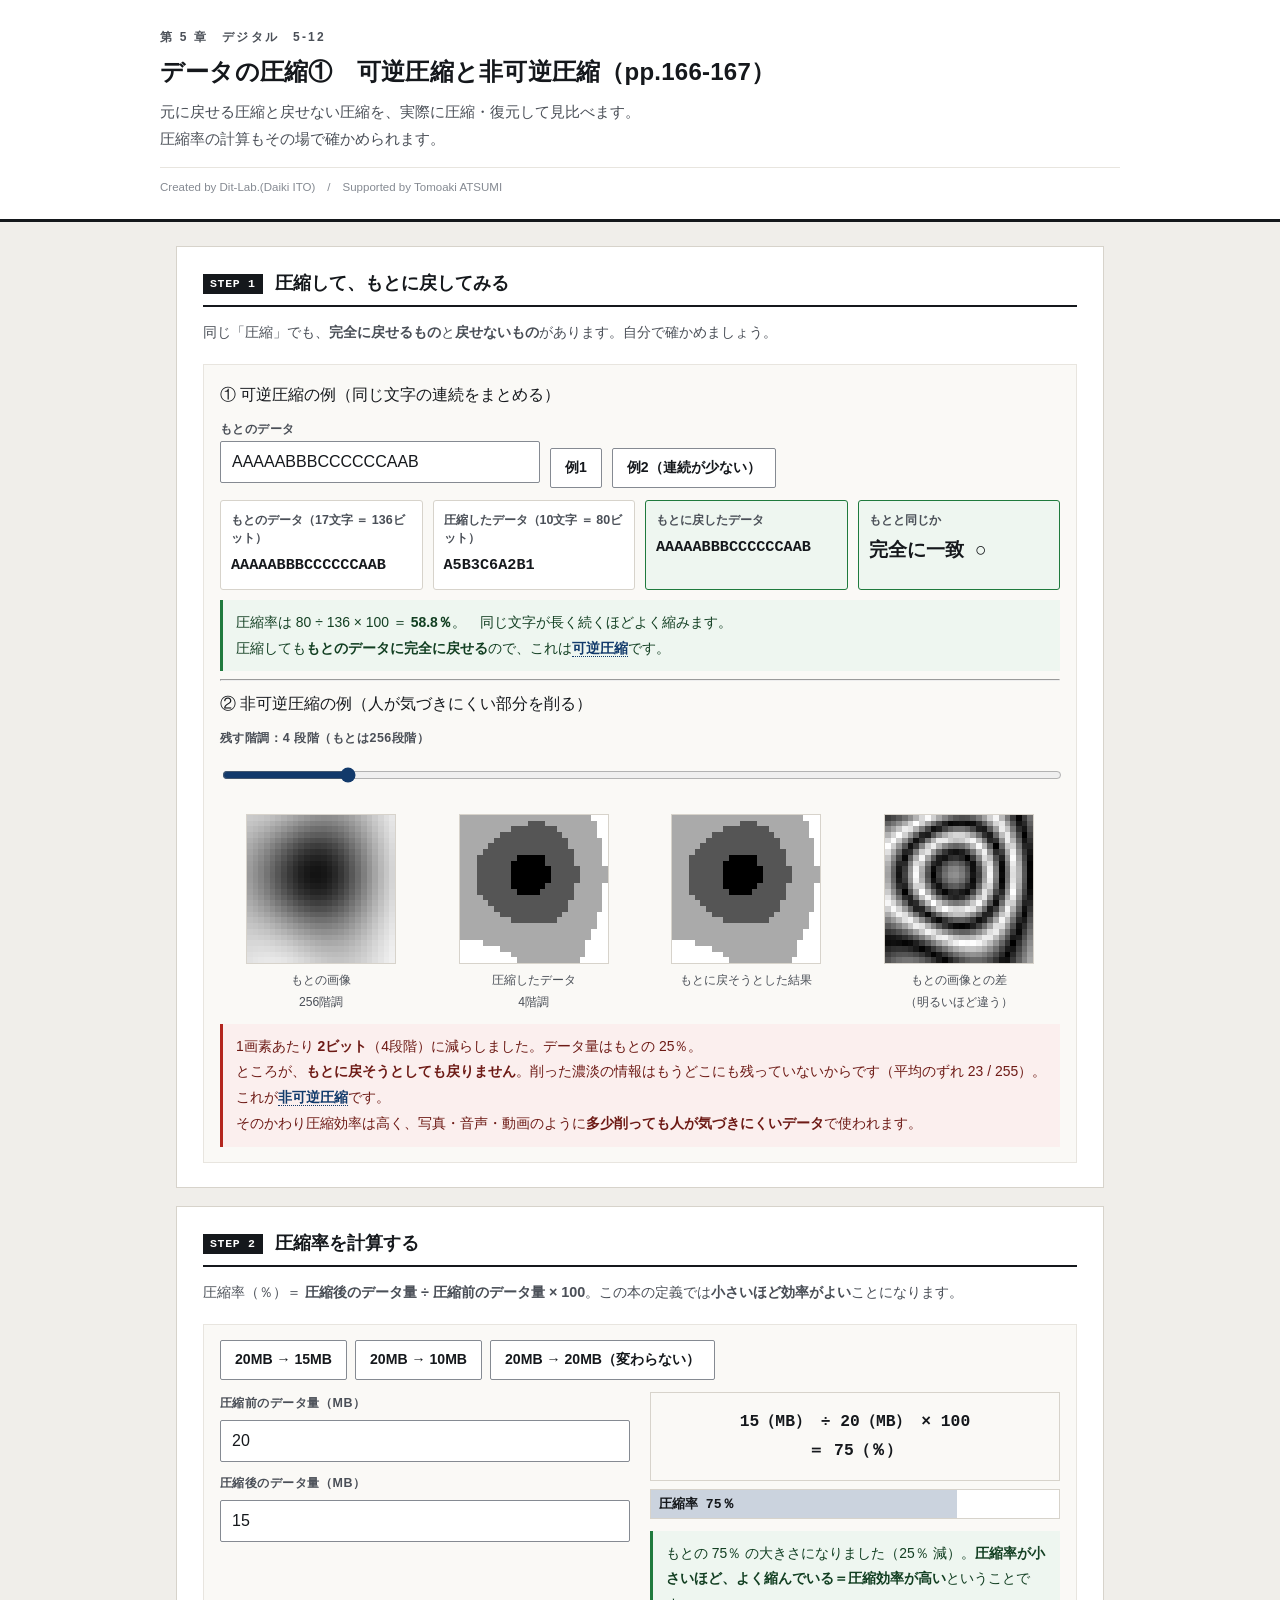
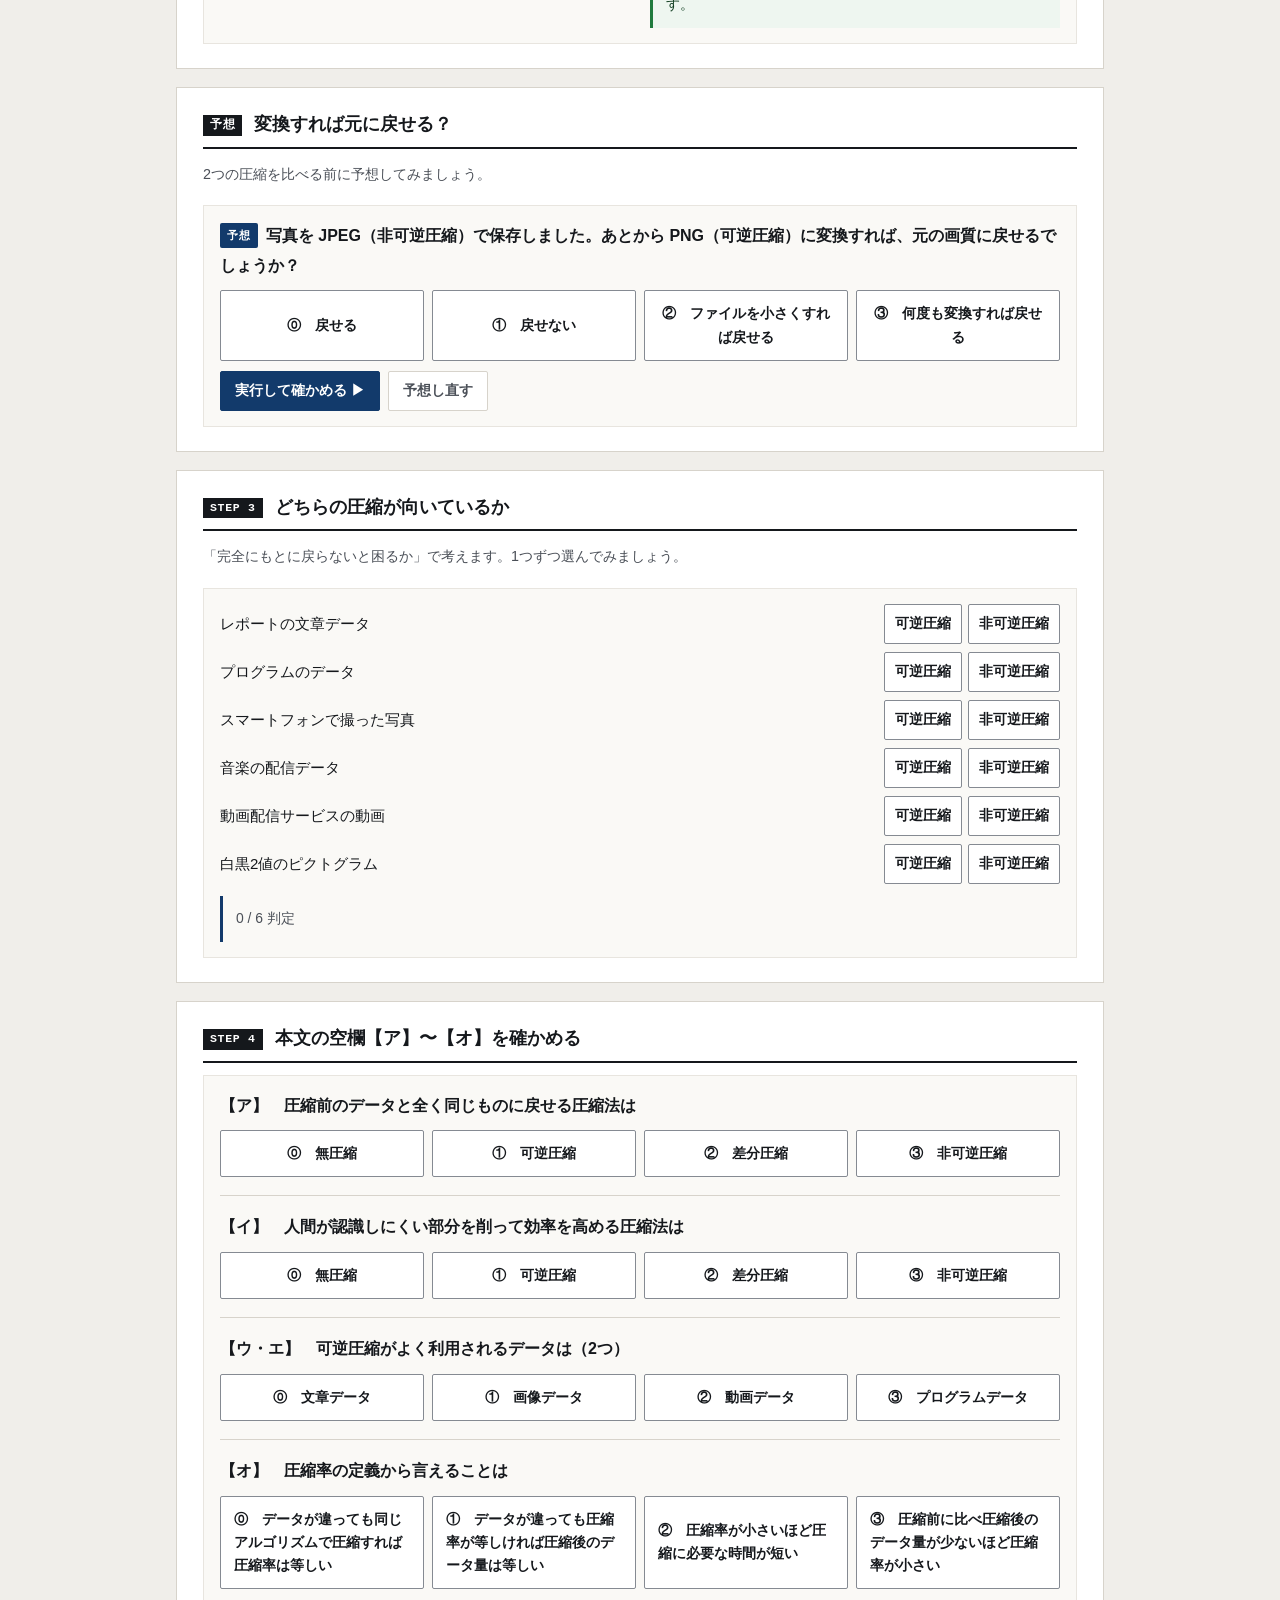
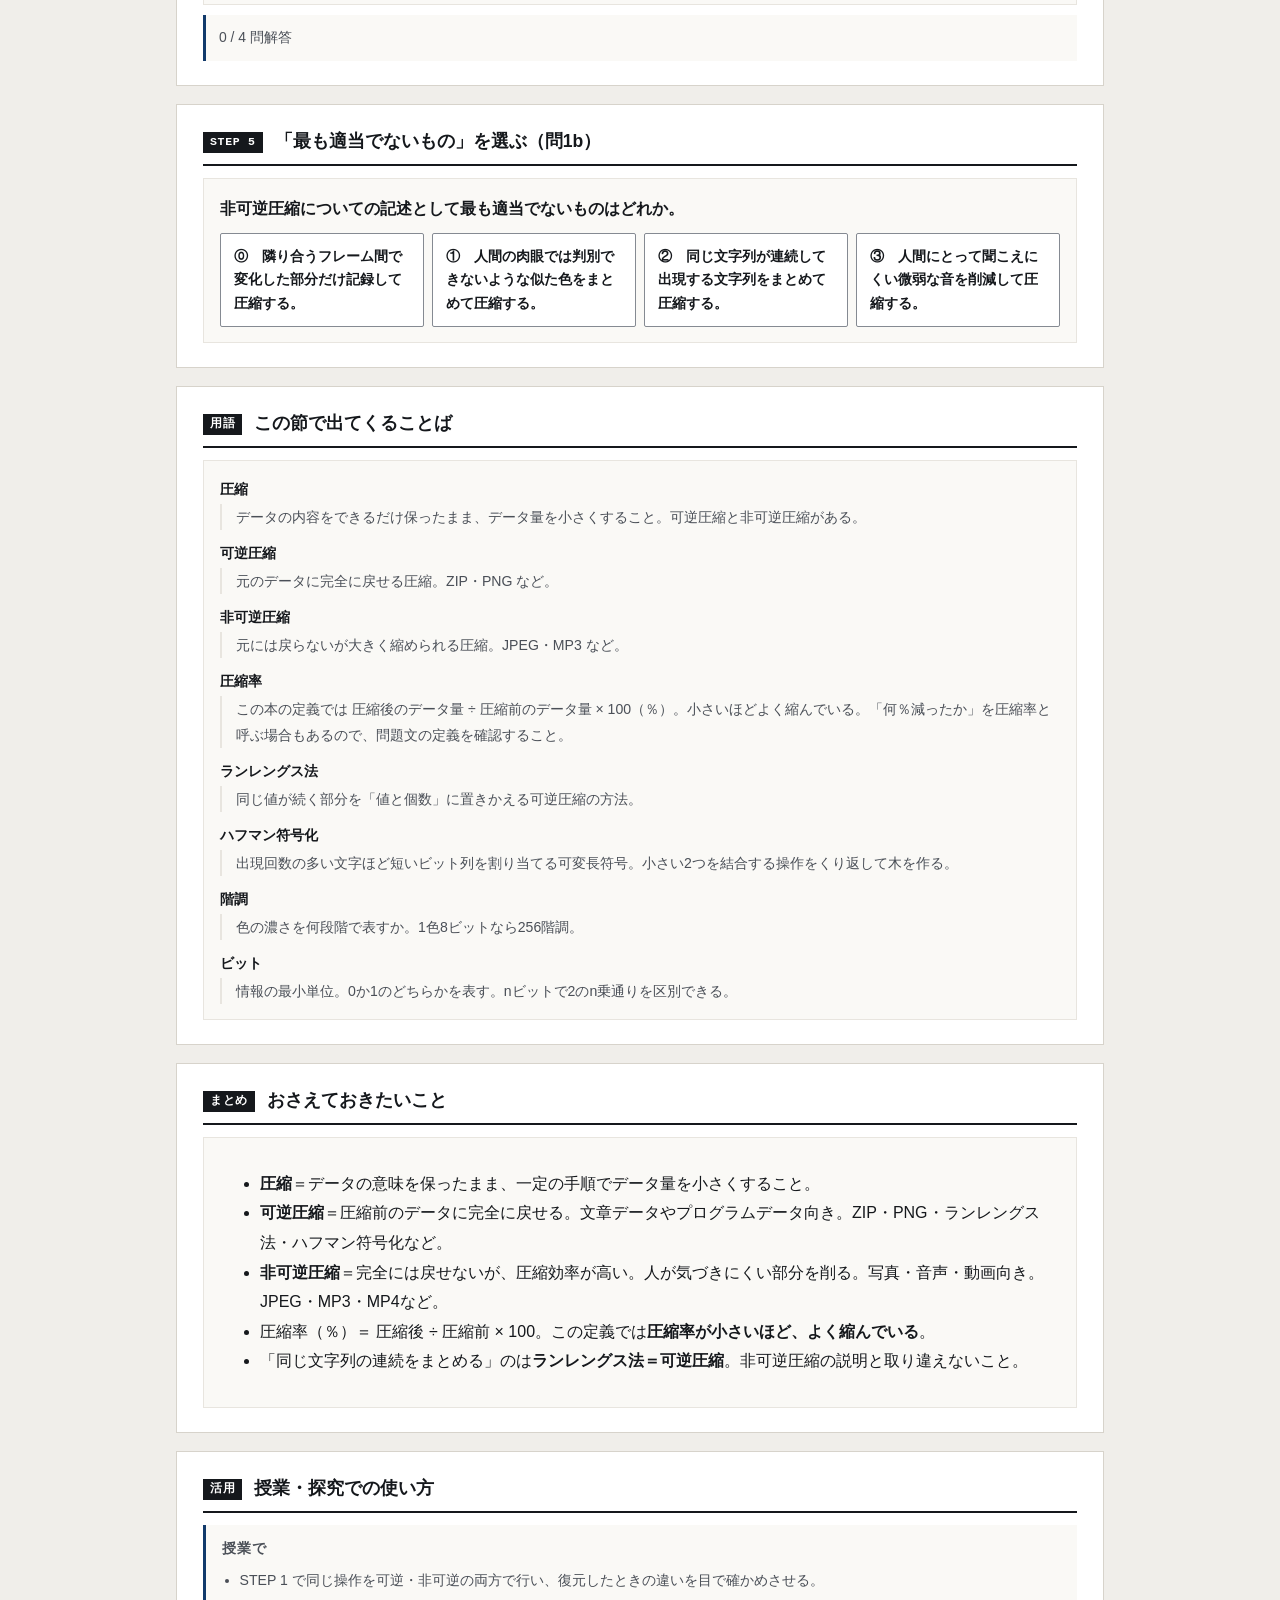
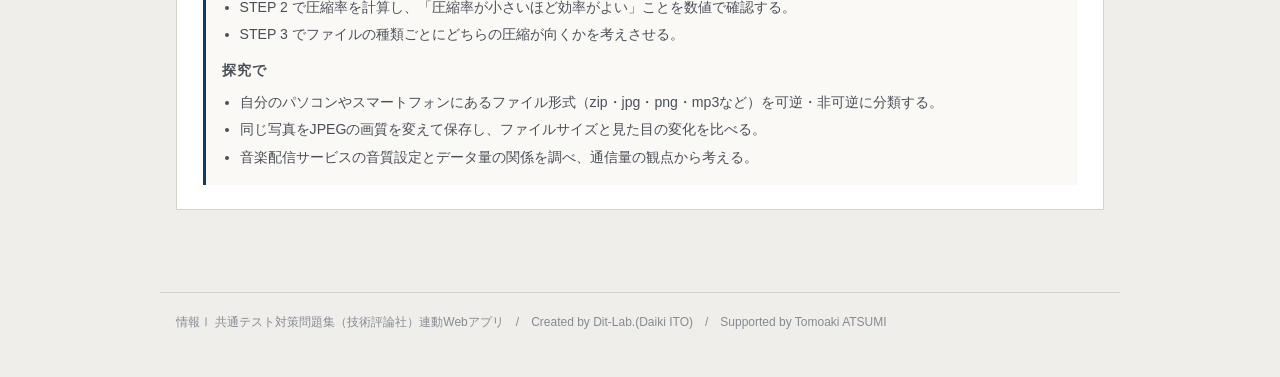
<file: index.html>
<!DOCTYPE html>
<html lang="ja">
<head>
<meta charset="UTF-8">
<meta name="viewport" content="width=device-width, initial-scale=1.0">
<title>データの圧縮①　可逆圧縮と非可逆圧縮｜情報Ⅰ共通テスト対策問題集</title>
<meta name="description" content="元に戻せる圧縮と戻せない圧縮を、実際に圧縮・復元して見比べます。圧縮率の計算もその場で確かめられます。">
<link rel="icon" href="data:image/svg+xml,%3Csvg xmlns=%22http://www.w3.org/2000/svg%22 viewBox=%220 0 32 32%22%3E%3Crect width=%2232%22 height=%2232%22 fill=%22%2315181c%22/%3E%3Ctext x=%2216%22 y=%2222%22 font-size=%2218%22 font-family=%22monospace%22 fill=%22%23fff%22 text-anchor=%22middle%22%3E01%3C/text%3E%3C/svg%3E">
<link rel="stylesheet" href="css/style.css?v=88681cd4">
<link rel="stylesheet" href="css/app.css?v=5726a01e">
</head>
<body>

<header class="app-header">
  <div class="inner">
    <span class="eyebrow">第 5 章　デジタル　5-12</span>
    <h1>データの圧縮①　可逆圧縮と非可逆圧縮（pp.166-167）</h1>
    <p class="lead">元に戻せる圧縮と戻せない圧縮を、実際に圧縮・復元して見比べます。圧縮率の計算もその場で確かめられます。</p>
    <p class="credit">Created by Dit-Lab.(Daiki ITO)　/　Supported by Tomoaki ATSUMI</p>
  </div>
</header>

<main class="wrap">
  <section class="step" id="step1">
    <h2><span class="no">STEP 1</span>圧縮して、もとに戻してみる</h2>
    <p class="desc">同じ「圧縮」でも、<strong>完全に戻せるもの</strong>と<strong>戻せないもの</strong>があります。自分で確かめましょう。</p>
    <div class="panel">
      <p class="qhead" style="margin:0 0 8px">① 可逆圧縮の例（同じ文字の連続をまとめる）</p>
      <div class="btn-row" style="align-items:flex-end;flex-wrap:wrap;gap:10px">
        <label class="fld" for="txtIn">もとのデータ<br>
          <input type="text" id="txtIn" value="AAAAABBBCCCCCCAAB" class="mono" style="width:20em"></label>
        <button class="btn" data-t="AAAAABBBCCCCCCAAB">例1</button>
        <button class="btn" data-t="ABABABABAB">例2（連続が少ない）</button>
      </div>
      <div class="flow" id="rleFlow" style="margin-top:12px"></div>
      <div class="note" id="rleNote" style="margin-top:10px"></div>
      <hr class="sep">
      <p class="qhead" style="margin:0 0 8px">② 非可逆圧縮の例（人が気づきにくい部分を削る）</p>
      <label class="fld" for="lvl">残す階調：<span class="mono" id="lvlV">4</span> 段階（もとは256段階）</label>
      <input type="range" id="lvl" min="1" max="8" step="1" value="2">
      <div class="imgpair2" style="margin-top:12px">
        <figure><div id="imgA"></div><figcaption>もとの画像<br>256階調</figcaption></figure>
        <figure><div id="imgB"></div><figcaption>圧縮したデータ<br><span id="capB">4</span>階調</figcaption></figure>
        <figure><div id="imgC"></div><figcaption>もとに戻そうとした結果</figcaption></figure>
        <figure><div id="imgD"></div><figcaption>もとの画像との差<br>（明るいほど違う）</figcaption></figure>
      </div>
      <div class="note" id="imgNote" style="margin-top:10px"></div>
    </div>
  </section>

  <section class="step" id="step2">
    <h2><span class="no">STEP 2</span>圧縮率を計算する</h2>
    <p class="desc">圧縮率（％）＝ <strong>圧縮後のデータ量 ÷ 圧縮前のデータ量 × 100</strong>。この本の定義では<strong>小さいほど効率がよい</strong>ことになります。</p>
    <div class="panel">
      <div class="btn-row" style="flex-wrap:wrap">
        <button class="btn" data-r="20,15">20MB → 15MB</button>
        <button class="btn" data-r="20,10">20MB → 10MB</button>
        <button class="btn" data-r="20,20">20MB → 20MB（変わらない）</button>
      </div>
      <div class="grid c2" style="margin-top:12px">
        <div>
          <label class="fld" for="before">圧縮前のデータ量（MB）</label><input type="number" id="before" value="20" min="0" step="0.1" class="mono">
          <label class="fld" for="after" style="margin-top:10px">圧縮後のデータ量（MB）</label><input type="number" id="after" value="15" min="0" step="0.1" class="mono">
        </div>
        <div>
          <div class="eqbox" id="rEq">—</div>
          <div class="ratiobar"><i id="rBar"></i><span id="rBarT"></span></div>
          <div class="note" id="rNote" style="margin-top:12px"></div>
        </div>
      </div>
    </div>
  </section>

  <section class="step">
    <h2><span class="no">予想</span>変換すれば元に戻せる？</h2>
    <p class="desc">2つの圧縮を比べる前に予想してみましょう。</p>
    <div class="panel"><div id="pdL"></div></div>
  </section>

  <section class="step" id="step3">
    <h2><span class="no">STEP 3</span>どちらの圧縮が向いているか</h2>
    <p class="desc">「完全にもとに戻らないと困るか」で考えます。1つずつ選んでみましょう。</p>
    <div class="panel">
      <div class="matchgrid" id="matchBox"></div>
      <div class="note" id="matchNote" style="margin-top:12px"></div>
    </div>
  </section>

  <section class="step" id="step4">
    <h2><span class="no">STEP 4</span>本文の空欄【ア】〜【オ】を確かめる</h2>
    <div class="panel" id="blankBox"></div>
    <div class="note" id="blankNote" style="margin-top:10px"></div>
  </section>

  <section class="step" id="step5">
    <h2><span class="no">STEP 5</span>「最も適当でないもの」を選ぶ（問1b）</h2>
    <div class="panel">
      <p class="pq">非可逆圧縮についての記述として<strong>最も適当でないもの</strong>はどれか。</p>
      <div id="q2Choices" class="choice4 v"></div>
      <div class="note" id="q2Fb" hidden style="margin-top:10px"></div>
    </div>
  </section>

  <section class="step" id="glossary">
    <h2><span class="no">用語</span>この節で出てくることば</h2>
    <div class="panel"><div id="glossBox"></div></div>
  </section>

  <section class="step" id="wrap">
    <h2><span class="no">まとめ</span>おさえておきたいこと</h2>
    <div class="panel">
      <ul class="bullets">
        <li><strong>圧縮</strong>＝データの意味を保ったまま、一定の手順でデータ量を小さくすること。</li>
        <li><strong>可逆圧縮</strong>＝圧縮前のデータに完全に戻せる。文章データやプログラムデータ向き。ZIP・PNG・ランレングス法・ハフマン符号化など。</li>
        <li><strong>非可逆圧縮</strong>＝完全には戻せないが、圧縮効率が高い。人が気づきにくい部分を削る。写真・音声・動画向き。JPEG・MP3・MP4など。</li>
        <li>圧縮率（％）＝ 圧縮後 ÷ 圧縮前 × 100。この定義では<strong>圧縮率が小さいほど、よく縮んでいる</strong>。</li>
        <li>「同じ文字列の連続をまとめる」のは<strong>ランレングス法＝可逆圧縮</strong>。非可逆圧縮の説明と取り違えないこと。</li>
      </ul>
    </div>
  </section>

  <section class="step">
    <h2><span class="no">活用</span>授業・探究での使い方</h2>
    <div class="use-note">
      <h3>授業で</h3>
      <ul>
        <li>STEP 1 で同じ操作を可逆・非可逆の両方で行い、復元したときの違いを目で確かめさせる。</li>
        <li>STEP 2 で圧縮率を計算し、「圧縮率が小さいほど効率がよい」ことを数値で確認する。</li>
        <li>STEP 3 でファイルの種類ごとにどちらの圧縮が向くかを考えさせる。</li>
      </ul>
      <h3 style="margin-top:12px">探究で</h3>
      <ul>
        <li>自分のパソコンやスマートフォンにあるファイル形式（zip・jpg・png・mp3など）を可逆・非可逆に分類する。</li>
        <li>同じ写真をJPEGの画質を変えて保存し、ファイルサイズと見た目の変化を比べる。</li>
        <li>音楽配信サービスの音質設定とデータ量の関係を調べ、通信量の観点から考える。</li>
      </ul>
    </div>
  </section>

</main>

<footer class="app-footer">
  情報Ⅰ 共通テスト対策問題集（技術評論社）連動Webアプリ　/　Created by Dit-Lab.(Daiki ITO)　/　Supported by Tomoaki ATSUMI
</footer>

<script src="js/terms.js?v=0adfb760"></script>
<script src="js/predict.js?v=1b9c8bf0"></script>
<script src="js/app.js?v=8633c05d"></script>
</body>
</html>
</file>
<file: css/style.css>
/* =========================================================
   情報Ⅰ 共通テスト対策問題集 — Web アプリ共通スタイル
   紙面（参考書）に寄せた設計。装飾色は使わず、色は意味を持つときだけ。
   ========================================================= */

:root{
  --paper:#ffffff;
  --paper-2:#faf9f6;      /* うすい紙 */
  --bg:#f0eeea;           /* 台紙 */
  --ink:#15181c;
  --ink-2:#4a4f57;
  --ink-3:#858a92;
  --rule:#d7d3cb;
  /* 旧名のまま書かれているアプリ用の別名（未定義だと枠線や文字色が消えるため） */
  --line: var(--rule);
  --muted: var(--ink-2);
  --sans: var(--font);         /* 罫線 */
  --rule-2:#e8e5df;
  --accent:#123a6b;       /* 濃紺。主要操作と現在地だけに使う */
  --accent-w:#e9eef6;
  --zero:#c0392b;         /* 左＝0 */
  --one:#1d4ed8;          /* 右＝1 */
  --ok:#1f7a3d;   --ok-bg:#eef6f0;
  --ng:#b3261e;   --ng-bg:#fbefee;
  --warn:#8a5a00; --warn-bg:#fbf5e8;
  --font:"Hiragino Kaku Gothic ProN","Hiragino Sans","Yu Gothic Medium","Yu Gothic",
         "Noto Sans JP",Meiryo,-apple-system,BlinkMacSystemFont,sans-serif;
  --mono:"SFMono-Regular",Menlo,Consolas,"Courier New",monospace;
}

*{box-sizing:border-box}
[hidden]{display:none !important}
html{-webkit-text-size-adjust:100%}
body{
  margin:0; background:var(--bg); color:var(--ink);
  font-family:var(--font); font-size:16px; line-height:1.85;
  font-feature-settings:"palt" 1;
}
h1,h2,h3,h4{line-height:1.45; margin:0; font-weight:700}
p{margin:0 0 .75em} p:last-child{margin-bottom:0}
a{color:var(--accent)}

/* ---------- 標題 ---------- */
.app-header{background:var(--paper); border-bottom:3px solid var(--ink); padding:26px 20px 20px}
.app-header .inner{max-width:960px; margin:0 auto}
.app-header .eyebrow{
  font-size:.75rem; font-weight:700; color:var(--ink-2); letter-spacing:.18em;
  display:block; margin-bottom:7px;
}
.app-header h1{font-size:1.5rem; letter-spacing:.01em}
.app-header .lead{font-size:.92rem; color:var(--ink-2); margin-top:9px; max-width:60ch}
.app-header .credit{
  font-size:.72rem; color:var(--ink-3); margin-top:14px;
  padding-top:9px; border-top:1px solid var(--rule-2);
}

/* ---------- 版面 ---------- */
.wrap{max-width:960px; margin:0 auto; padding:24px 16px 64px}
.step{background:var(--paper); border:1px solid var(--rule); padding:24px 26px; margin-bottom:18px}
.step > h2{
  display:flex; align-items:baseline; gap:12px; font-size:1.1rem;
  padding-bottom:9px; border-bottom:2px solid var(--ink); margin-bottom:12px;
}
.step > h2 .no{
  flex:none; font-family:var(--mono); font-size:.72rem; font-weight:700;
  background:var(--ink); color:var(--paper); padding:2px 7px; letter-spacing:.06em;
  position:relative; top:-2px;
}
.step > .desc{color:var(--ink-2); font-size:.9rem; margin-bottom:18px}
.step[hidden]{display:none}

.grid{display:grid; gap:20px}
.grid > *{min-width:0}          /* 子の中身で列が広がるのを防ぐ */
@media(min-width:800px){ .grid.c2{grid-template-columns:1fr 1fr} }
@media(min-width:800px){ .grid.c21{grid-template-columns:1.45fr 1fr} }

.panel{border:1px solid var(--rule-2); background:var(--paper-2); padding:15px 16px; min-width:0}
.panel > h3{
  font-size:.8rem; font-weight:700; color:var(--ink-2); letter-spacing:.08em;
  margin-bottom:12px; padding-bottom:6px; border-bottom:1px solid var(--rule);
}

/* ---------- 部品 ---------- */
.btn{
  appearance:none; border:1px solid var(--ink-3); background:var(--paper); color:var(--ink);
  font-family:inherit; font-size:.88rem; font-weight:700; padding:8px 14px;
  border-radius:2px; cursor:pointer; min-height:40px; line-height:1.4;
  transition:background .12s, border-color .12s, color .12s;
}
.btn:hover:not(:disabled){background:var(--accent-w); border-color:var(--accent); color:var(--accent)}
.btn:disabled{opacity:.35; cursor:not-allowed}
.btn.primary{background:var(--accent); color:var(--paper); border-color:var(--accent)}
.btn.primary:hover:not(:disabled){background:#0d2c53; color:var(--paper)}
.btn.ghost{border-color:var(--rule); color:var(--ink-2)}
.btn.sm{font-size:.8rem; padding:5px 10px; min-height:34px}
.btn-row{display:flex; flex-wrap:wrap; gap:8px; align-items:center}

/* タブ（見出し下線式） */
.seg{display:flex; gap:0; border-bottom:1px solid var(--rule)}
.seg button{
  appearance:none; border:0; background:transparent; font-family:inherit; font-size:.88rem;
  font-weight:700; color:var(--ink-3); padding:9px 4px; margin-right:26px; cursor:pointer;
  border-bottom:3px solid transparent; margin-bottom:-1px; min-height:40px;
}
.seg button:hover{color:var(--ink-2)}
.seg button[aria-pressed="true"]{color:var(--ink); border-bottom-color:var(--accent)}

label.fld{display:block; font-size:.78rem; font-weight:700; color:var(--ink-2); margin-bottom:5px; letter-spacing:.04em}
input[type=text], textarea, input[type=number]{
  width:100%; font-family:inherit; font-size:1rem; color:var(--ink);
  border:1px solid var(--ink-3); border-radius:2px; padding:9px 11px;
  background:var(--paper); min-height:42px;
}
input:focus, textarea:focus{outline:2px solid var(--accent); outline-offset:-1px; border-color:var(--accent)}
.btn:focus-visible, .seg button:focus-visible, .node-card:focus-visible{outline:2px solid var(--accent); outline-offset:2px}
textarea{resize:vertical; line-height:1.7}
.mono{font-family:var(--mono)}

table.tbl{width:100%; border-collapse:collapse; font-size:.89rem}
table.tbl th, table.tbl td{border-bottom:1px solid var(--rule-2); padding:7px 10px; text-align:right}
table.tbl th:first-child, table.tbl td:first-child{text-align:left}
table.tbl thead th{border-bottom:1.5px solid var(--ink); font-size:.76rem; color:var(--ink-2); font-weight:700; white-space:nowrap}
.tbl-scroll{overflow-x:auto; -webkit-overflow-scrolling:touch; max-width:100%}

.note{padding:10px 13px; font-size:.87rem; border-left:3px solid var(--ink-3); background:var(--paper-2); overflow-wrap:break-word; word-break:break-word}
.note.ok{background:var(--ok-bg); border-left-color:var(--ok); color:#123f22}
.note.ng{background:var(--ng-bg); border-left-color:var(--ng); color:#6d1a15}
.note.info{background:var(--paper-2); border-left-color:var(--accent); color:var(--ink-2)}
.note.warn{background:var(--warn-bg); border-left-color:var(--warn); color:#5c3d00}
.note[hidden]{display:none}

.badge{
  display:inline-block; font-size:.72rem; font-weight:700; padding:1px 7px;
  border:1px solid var(--rule); color:var(--ink-2); background:var(--paper); letter-spacing:.04em;
}

/* 数値は罫線で仕切るだけ。カードにしない */
.metrics{display:flex; flex-wrap:wrap; gap:0; border-top:1px solid var(--rule)}
.metric{flex:1 1 130px; padding:11px 14px 11px 0; border-right:1px solid var(--rule-2)}
.metric:last-child{border-right:0}
.metric .k{font-size:.74rem; color:var(--ink-3); font-weight:700; letter-spacing:.05em}
.metric .v{font-size:1.6rem; font-weight:700; line-height:1.3; font-family:var(--mono); letter-spacing:-.01em}
.metric .s{font-size:.76rem; color:var(--ink-2)}

.bit0{color:var(--zero); font-weight:700}
.bit1{color:var(--one); font-weight:700}

.app-footer{
  max-width:960px; margin:0 auto; padding:18px 16px 44px; color:var(--ink-3);
  font-size:.75rem; border-top:1px solid var(--rule);
}
.sr-only{position:absolute;width:1px;height:1px;overflow:hidden;clip:rect(0 0 0 0);white-space:nowrap}

@media(max-width:640px){
  body{font-size:15px}
  .app-header{padding:20px 16px 16px}
  .app-header h1{font-size:1.16rem}
  .wrap{padding:16px 12px 52px}
  .step{padding:18px 15px}
  .seg button{margin-right:18px; font-size:.84rem}
  .metric{flex-basis:50%; border-right:0}
}
@media (prefers-reduced-motion:reduce){ *{animation:none!important; transition:none!important} }

/* ---------- 自分のデータ・共有・印刷 ---------- */
.toolbar{display:flex; flex-wrap:wrap; gap:8px; align-items:center; margin-top:12px;
  padding-top:12px; border-top:1px solid var(--rule-2)}
.toolbar .hint{font-size:.78rem; color:var(--ink-3)}
.paste-area{width:100%; min-height:110px; font-family:var(--mono); font-size:.86rem}
.use-note{background:var(--paper-2); border-left:3px solid var(--accent); padding:14px 16px; font-size:.88rem}
.use-note h3{font-size:.86rem; letter-spacing:.06em; margin-bottom:8px; color:var(--ink-2)}
.use-note ol, .use-note ul{margin:0; padding-left:1.25em; line-height:1.95; color:var(--ink-2)}

@media print{
  body{background:#fff}
  .app-header{border-bottom:2px solid #000}
  .step{border:1px solid #bbb; break-inside:avoid; page-break-inside:avoid; margin-bottom:12px}
  .btn, .seg, .toolbar, input[type=range]{display:none !important}
  .note{border-left-width:2px}
  a[href]:after{content:""}
}

/* ---------- 入力グリッド ---------- */
.dg-scroll{overflow:auto; -webkit-overflow-scrolling:touch; border:1px solid var(--rule); background:var(--paper); max-height:420px}
table.dg{border-collapse:collapse; font-family:var(--mono); font-size:.9rem; min-width:100%}
table.dg th, table.dg td{border:1px solid var(--rule-2); padding:0}
table.dg thead th{background:var(--paper-2); position:sticky; top:0; z-index:2}
table.dg .dg-n{background:var(--paper-2); color:var(--ink-3); font-size:.76rem; font-weight:400;
  text-align:center; min-width:34px; padding:0 4px; position:sticky; left:0; z-index:1}
table.dg .dg-corner{background:var(--paper-2); min-width:34px; position:sticky; left:0; z-index:3}
table.dg .dg-act{background:var(--paper-2); width:34px}
.dg-h, .dg-c{width:100%; min-width:96px; border:0; background:transparent; font-family:inherit;
  font-size:.9rem; padding:8px 9px; color:var(--ink); min-height:38px}
.dg-h{font-weight:700; font-family:var(--font); font-size:.82rem; color:var(--ink-2)}
.dg-c.num{text-align:right}
.dg-c:focus, .dg-h:focus{outline:2px solid var(--accent); outline-offset:-2px; background:var(--accent-w)}
.dg-del{border:0; background:transparent; color:var(--ink-3); cursor:pointer; width:32px; height:34px; font-size:1rem}
.dg-del:hover{color:var(--ng)}
.dg-tools{display:flex; flex-wrap:wrap; gap:8px; align-items:center; margin-top:10px}
.dg-hint{font-size:.76rem; color:var(--ink-3)}

/* ---------- ファイル読み込み ---------- */
.filebox{display:flex; flex-wrap:wrap; gap:10px; align-items:center; padding:12px;
  border:1px dashed var(--rule); background:var(--paper-2)}
.filebox input[type=file]{font-size:.85rem; font-family:inherit; max-width:100%}
.filebox .sel{max-width:220px}
.filelabel{display:inline-flex; align-items:center; gap:6px; font-size:.85rem; font-weight:700;
  border:1px solid var(--ink-3); background:var(--paper); padding:8px 14px; border-radius:2px; cursor:pointer; min-height:40px}
.filelabel:hover{border-color:var(--accent); color:var(--accent); background:var(--accent-w)}
.filelabel input{display:none}

/* ---------- 用語解説 ---------- */
.term{position:relative; border-bottom:1.5px dotted var(--accent); cursor:help; color:var(--accent); font-weight:700}
.term .term-pop{display:none; position:absolute; left:0; top:1.7em; z-index:50; width:min(300px,78vw);
  background:var(--paper); border:1px solid var(--ink-3); box-shadow:0 6px 20px rgba(0,0,0,.14);
  padding:10px 12px; font-size:.82rem; font-weight:400; color:var(--ink-2); line-height:1.75;
  border-left:3px solid var(--accent); cursor:auto; text-align:left}
.term .term-pop b{display:block; color:var(--ink); font-size:.86rem; margin-bottom:3px}
.term.open .term-pop{display:block}
dl.gloss{margin:0; font-size:.88rem}
dl.gloss dt{font-weight:700; color:var(--ink); margin-top:10px}
dl.gloss dt:first-child{margin-top:0}
dl.gloss dd{margin:2px 0 0; color:var(--ink-2); line-height:1.85; padding-left:1em; border-left:2px solid var(--rule-2)}
@media print{ .term{border-bottom:0; color:inherit} .term .term-pop{display:none !important} }

/* ---------- スマホ・タブレット ---------- */
@media (max-width:1024px){
  /* iOS で入力時に画面が勝手に拡大するのを防ぐ（16px 未満だとズームする） */
  input[type=text], input[type=number], textarea, select, .dg-c, .dg-h{ font-size:16px }
  .dg-c, .dg-h{ min-width:110px }
}
@media (max-width:820px){
  .grid.c2,.grid.c21{grid-template-columns:1fr}
  .dg-scroll{max-height:340px}
  .filebox{flex-direction:column; align-items:stretch}
  .filebox .sel{max-width:100%}
  .term .term-pop{left:auto; right:0; width:min(280px,86vw)}
}
@media (max-width:480px){
  .step > h2{font-size:1rem; flex-wrap:wrap}
  .metrics{gap:0}
  .metric{flex-basis:50%; padding-right:10px}
  .metric .v{font-size:1.3rem}
  .btn{padding:8px 12px}
  .dg-tools{gap:6px}
  .dg-hint{width:100%}
}
/* タッチ操作でのスクロールを滑らかに */
.tbl-scroll, .dg-scroll, .tree-box{ -webkit-overflow-scrolling:touch; overscroll-behavior-x:contain }

/* 幅指定つきの入力欄がスマートフォンではみ出さないようにする */
input[type=text], input[type=number], input[type=search], textarea, select{ max-width:100% }
.btn-row > label{ min-width:0; max-width:100% }
.btn-row > label input, .btn-row > label select{ max-width:100% }

/* 共通：○×判定・並べかえ（quiz.js 用） */
.abcde{border:1px solid var(--rule); border-radius:3px; overflow:hidden}
.abcde > div{border-top:1px solid var(--rule); padding:10px 12px}
.abcde > div:first-child{border-top:0}
.abcde .st{display:flex; gap:10px; align-items:flex-start; flex-wrap:wrap}
.abcde .st .k{font-weight:700; font-family:var(--mono); min-width:1.4em}
.abcde .st .t{flex:1; min-width:12em}
.abcde .jb{display:flex; gap:6px}
.abcde .jb .btn{min-width:3.4em; padding:6px 10px; text-align:center}
.prep{display:grid; grid-template-columns:repeat(auto-fit,minmax(150px,1fr)); gap:10px; margin-top:10px}
.prep .slot{border:1px dashed var(--ink-3); border-radius:3px; padding:10px; min-height:92px; background:var(--paper)}
.prep .slot.filled{border-style:solid}
.prep .slot .tag{font:700 .74rem/1.4 var(--mono); color:var(--accent); display:block; margin-bottom:6px}
.prep .slot .txt{font-size:.86rem; line-height:1.7}
.cards{display:flex; flex-wrap:wrap; gap:8px; margin-top:10px}
.cards .c{border:1px solid var(--ink-3); border-radius:3px; padding:9px 12px; background:var(--paper);
  cursor:pointer; font-size:.88rem; max-width:100%; text-align:left; font-family:inherit; color:var(--ink)}
.cards .c:hover{background:var(--warn-bg)}
.cards .c.used{opacity:.35; pointer-events:none}

/* --- 予想してから実行 --- */
.pmark{display:inline-block; background:var(--accent); color:#fff; font-size:.7rem; font-weight:700;
  letter-spacing:.08em; padding:2px 7px; border-radius:2px; margin-right:8px; vertical-align:2px}
input.pin{font-size:1.05rem; padding:7px 10px; border:1px solid var(--rule); border-radius:3px;
  width:9em; max-width:100%; background:#fff}
.btn-row .unit{color:var(--muted); font-size:.9rem}
.choice4 .btn.on{border-color:var(--accent); box-shadow:inset 0 0 0 1px var(--accent); font-weight:700}
/* 設問文の見出し（flex ではなく通常の段落。.qhead は左右振り分け用なので用途が別） */
.pq{margin:0 0 10px; font-weight:700; line-height:1.85}

/* --- 自分のテーマでやってみる（ワークシート） --- */
.wsheet{display:grid; gap:14px}
@media(min-width:760px){ .wsheet{grid-template-columns:1fr 1fr} }
.wsf{display:block}
.wsf .wsl{display:block; font-weight:700; font-size:.9rem; margin-bottom:3px}
.wsf .wsh{display:block; font-size:.78rem; color:var(--muted); margin-bottom:5px; line-height:1.6}
.wsf textarea{width:100%; max-width:100%; font:inherit; font-size:.92rem; line-height:1.75;
  padding:8px 10px; border:1px solid var(--rule); border-radius:3px; background:#fff; resize:vertical}
.wsf textarea:focus{outline:2px solid var(--accent); outline-offset:-2px}
.wsout{margin-top:14px; border:1px solid var(--ink-3); border-radius:3px; background:#fff; padding:16px 18px}
.wsout h4{margin:0 0 10px; font-size:1rem}
.wsout dl{margin:0}
.wsout dt{font-weight:700; font-size:.84rem; color:var(--accent); margin-top:10px}
.wsout dd{margin:2px 0 0; font-size:.92rem; line-height:1.85; white-space:pre-wrap}
.wsout .wsmsg{margin:10px 0 0; font-size:.86rem; color:var(--muted)}
@media print{
  .app-header, .btn-row, .step:not(.wsprint){ display:none !important }
  .wsout{border:none; padding:0}
}
</file>
<file: css/app.css>
.qhead{display:flex; justify-content:space-between; align-items:center; margin-bottom:12px}
.card-q{border:1px solid var(--rule); background:var(--paper); padding:18px; margin-bottom:14px}
.q-scene{font-size:1rem; font-weight:700; line-height:1.9}
.choice4{display:grid; gap:8px; grid-template-columns:repeat(auto-fit,minmax(160px,1fr))}
.choice4 .btn{text-align:left; line-height:1.65; padding:11px 13px}
.choice4 .btn.correct{background:var(--ok-bg); border-color:var(--ok); color:var(--ok)}
.choice4 .btn.wrong{background:var(--ng-bg); border-color:var(--ng); color:var(--ng)}
.choice4.locked{pointer-events:none}
.sel{width:100%; font-family:inherit; font-size:.95rem; padding:9px 11px; min-height:42px;
  border:1px solid var(--ink-3); border-radius:2px; background:var(--paper); color:var(--ink)}
input[type=range]{width:100%; accent-color:var(--accent); height:34px}
.why{font-size:.85rem; color:var(--ink-2); line-height:1.85}
.eqbox{font-family:var(--mono); font-size:1.02rem; font-weight:700; text-align:center; padding:14px;
  border:1px solid var(--rule); background:var(--paper-2); line-height:1.8}
.blankin{border:1.5px solid var(--accent); background:#fff; padding:6px 8px; text-align:center;
  font-family:var(--mono); min-height:38px; font-size:.95rem; max-width:120px}
.blankin.ok{border-color:var(--ok); background:var(--ok-bg)}
.blankin.ng{border-color:var(--ng); background:var(--ng-bg)}
table.tbl td .blankin{width:100%; max-width:none}

/* --- 5-12 可逆圧縮と非可逆圧縮 --- */
.flow{display:grid;grid-template-columns:repeat(auto-fit,minmax(150px,1fr));gap:10px;align-items:stretch}
.flow .b{border:1px solid var(--line);border-radius:3px;padding:10px;background:#fff}
.flow .b h4{margin:0 0 6px;font-size:.78rem;color:var(--muted)}
.flow .b .val{font:700 .95rem/1.7 var(--mono);word-break:break-all}
.flow .b.ok{border-color:var(--ok);background:var(--ok-bg)}
.flow .b.ng{border-color:var(--ng);background:var(--ng-bg)}
.ratiobar{border:1px solid var(--line);height:30px;position:relative;background:#fff;margin-top:8px}
.ratiobar i{position:absolute;left:0;top:0;bottom:0;background:var(--accent);opacity:.22}
.ratiobar span{position:absolute;left:8px;top:6px;font:700 .82rem/1.3 var(--mono)}
.matchgrid{display:grid;grid-template-columns:1fr auto;gap:8px 12px;align-items:center}
.matchgrid .nm{font-size:.94rem}
.matchgrid .bs{display:flex;gap:6px}
.matchgrid .bs .btn{padding:6px 10px;min-width:5.4em;text-align:center}
.imgpair2{display:grid;grid-template-columns:repeat(auto-fit,minmax(120px,1fr));gap:10px}
.imgpair2 figure{margin:0;text-align:center}
.imgpair2 svg{display:block;width:100%;max-width:150px;margin:0 auto;border:1px solid var(--line)}
.imgpair2 figcaption{font-size:.76rem;color:var(--muted);margin-top:5px}

/* 圧縮率バーをなめらかに */
.ratiobar i{transition:width .5s cubic-bezier(.45,.05,.35,1)}
</file>
